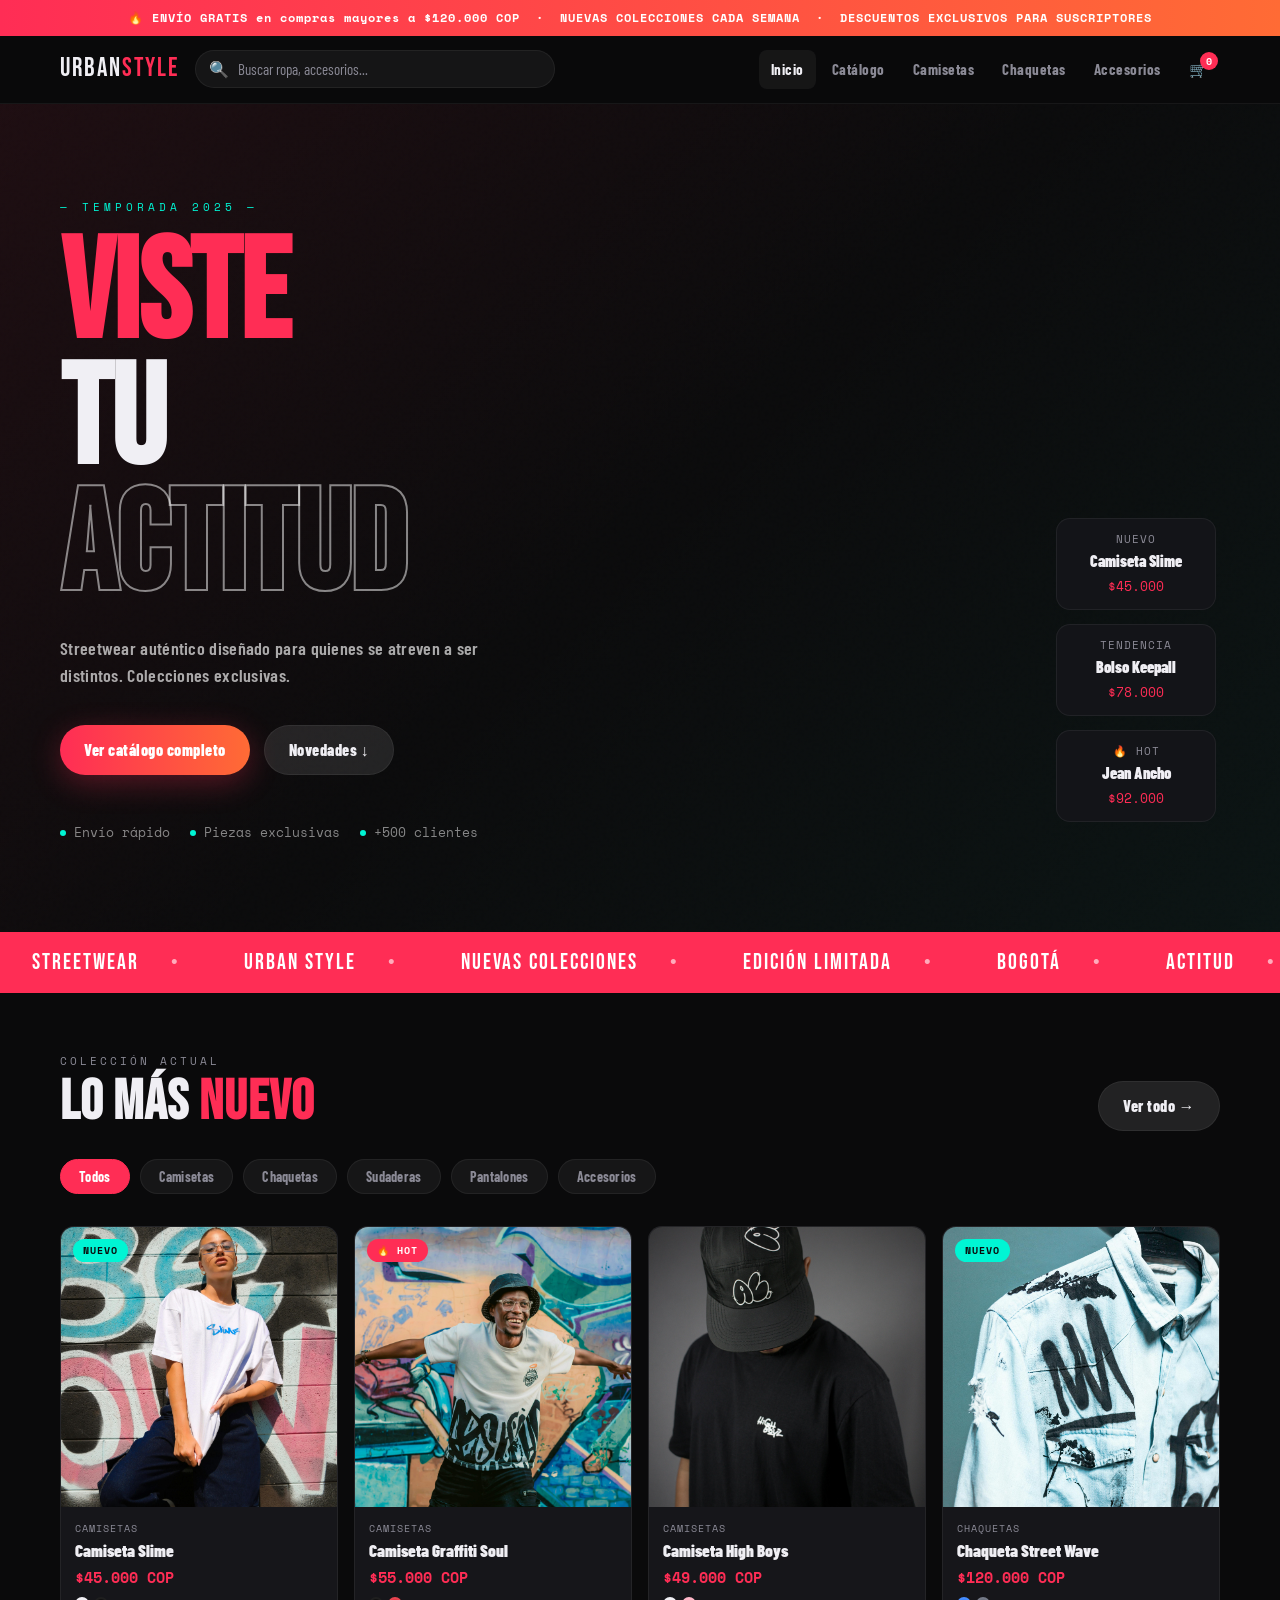
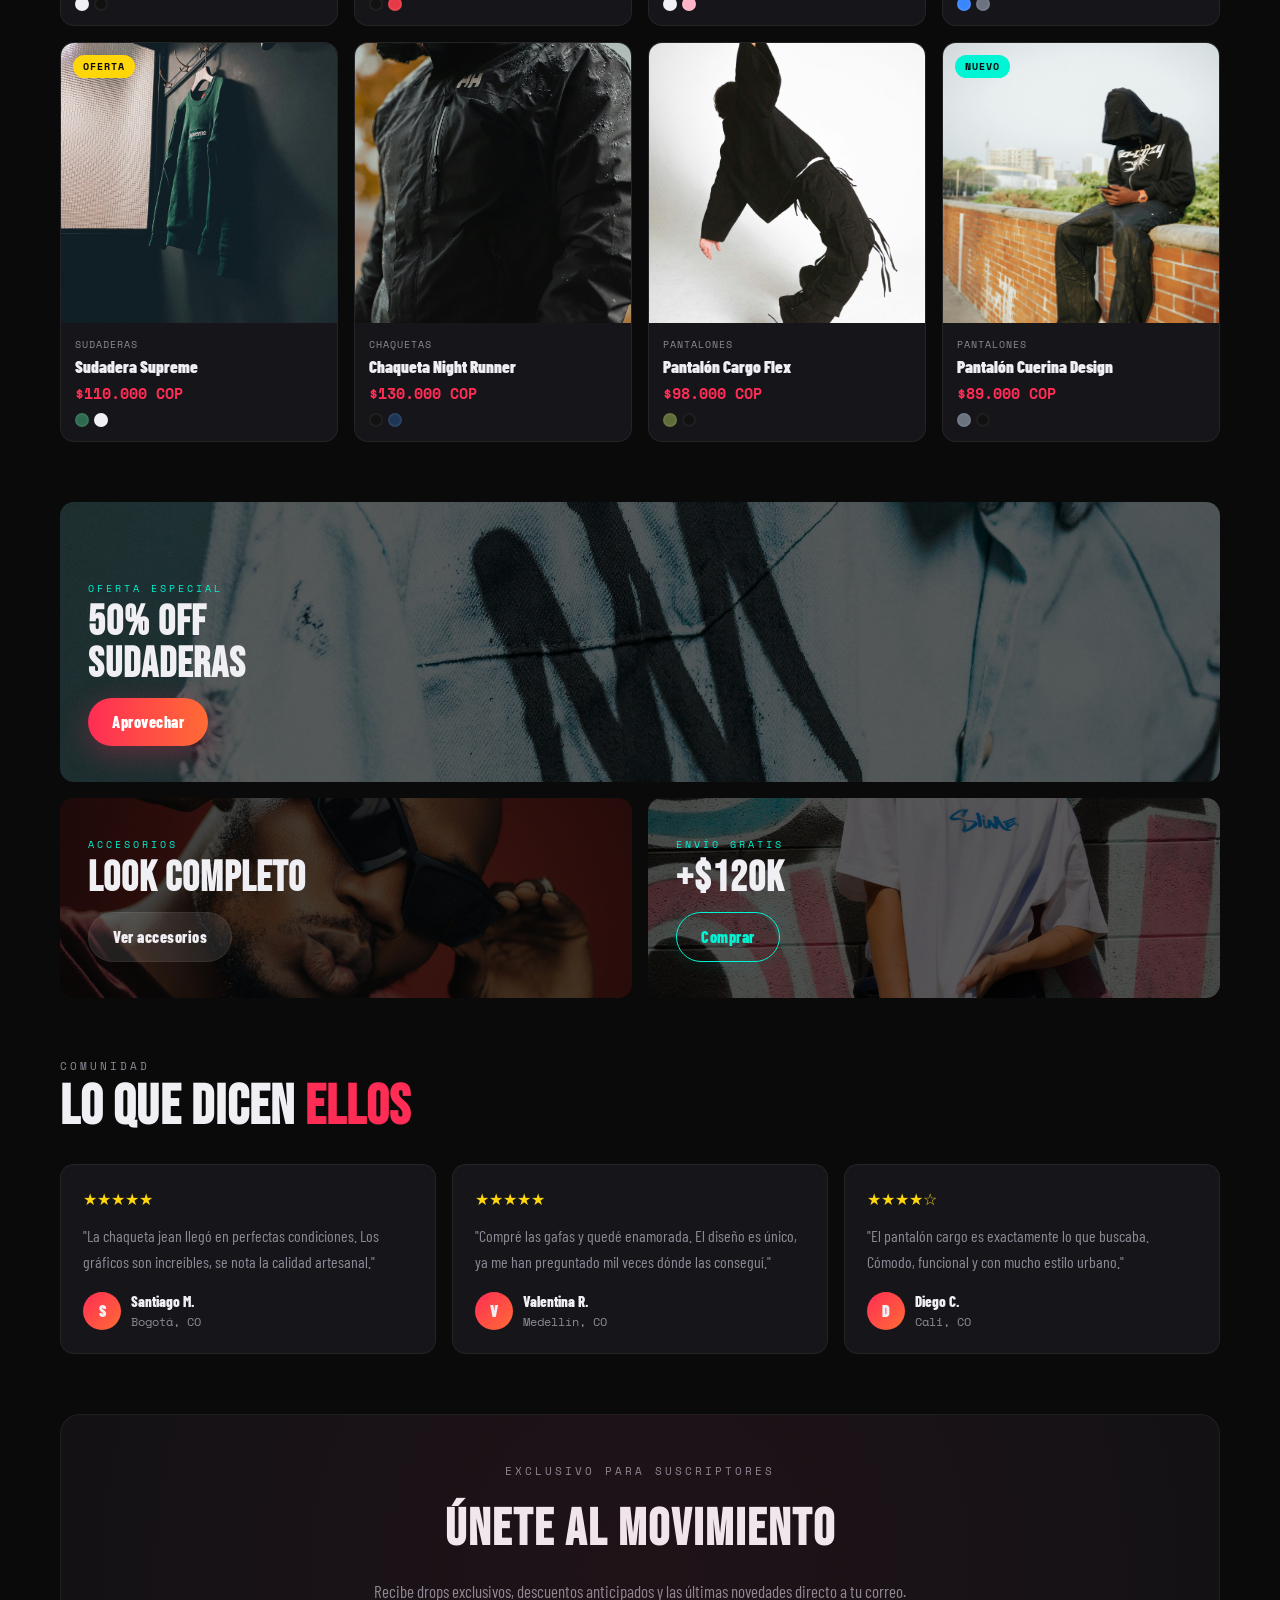
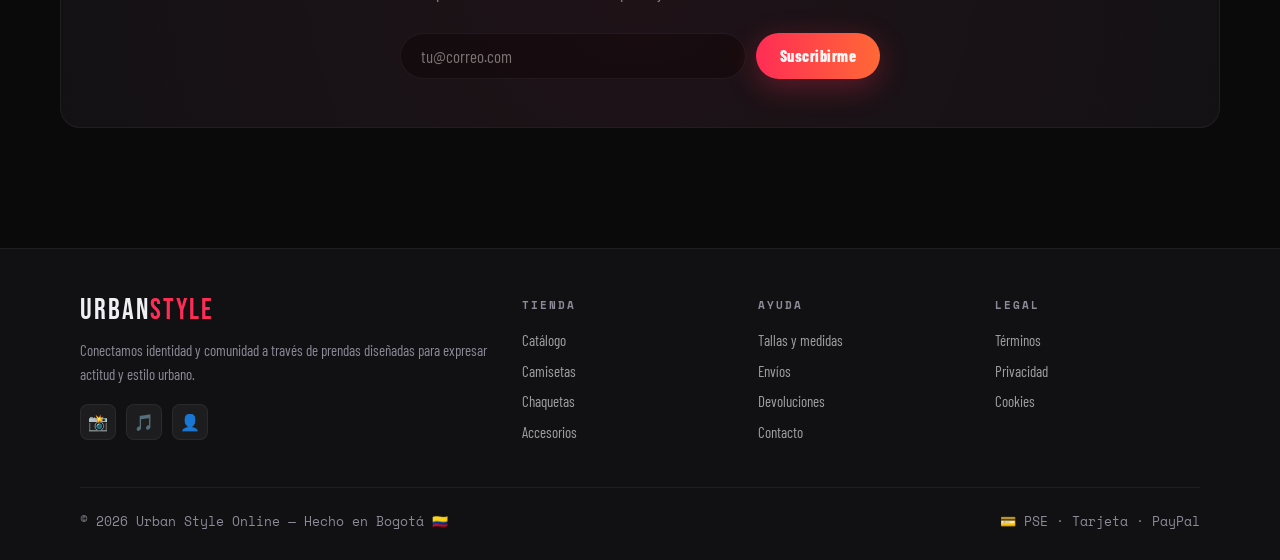
<file: index.html>
<!doctype html>
<html lang="es">
<head>
  <meta charset="utf-8">
  <meta name="viewport" content="width=device-width,initial-scale=1">
  <title>Urban Style Online — Streetwear & Actitud</title>
  <link rel="stylesheet" href="styles.css">
  <script src="app.js" defer></script>
</head>
<body data-page="index">

  <!-- Announce Bar -->
  <div class="announce-bar">
    🔥 ENVÍO GRATIS en compras mayores a $120.000 COP &nbsp;·&nbsp; NUEVAS COLECCIONES CADA SEMANA &nbsp;·&nbsp; DESCUENTOS EXCLUSIVOS PARA SUSCRIPTORES
  </div>

  <!-- Header -->
  <header class="site-header">
    <div class="container header-inner">
      <a href="index.html" class="logo">Urban<span>Style</span></a>

      <div class="header-search">
        <span class="search-icon">🔍</span>
        <input type="text" id="headerSearch" placeholder="Buscar ropa, accesorios...">
        <div class="search-results-dropdown" id="searchDropdown"></div>
      </div>

      <nav class="main-nav">
        <a href="index.html" class="nav-link active">Inicio</a>
        <a href="catalog.html" class="nav-link">Catálogo</a>
        <a href="catalog.html?cat=camisetas" class="nav-link">Camisetas</a>
        <a href="catalog.html?cat=chaquetas" class="nav-link">Chaquetas</a>
        <a href="catalog.html?cat=accesorios" class="nav-link">Accesorios</a>
        <a href="cart.html" class="nav-link cart-link">
          🛒 <span id="miniCartCount" class="mini-count">0</span>
        </a>
      </nav>

      <button class="hamburger" aria-label="Menú">
        <span></span><span></span><span></span>
      </button>
    </div>
    <nav class="mobile-nav">
      <a href="index.html" class="nav-link">Inicio</a>
      <a href="catalog.html" class="nav-link">Catálogo</a>
      <a href="catalog.html?cat=camisetas" class="nav-link">Camisetas</a>
      <a href="catalog.html?cat=chaquetas" class="nav-link">Chaquetas</a>
      <a href="catalog.html?cat=accesorios" class="nav-link">Accesorios</a>
      <a href="cart.html" class="nav-link">🛒 Carrito <span id="miniCartCount" class="mini-count">0</span></a>
    </nav>
  </header>

  <!-- HERO -->
  <section class="hero">
    <div class="hero-bg"></div>
    <div class="hero-noise"></div>
    <div class="hero-gradient"></div>
    <div class="container hero-content">
      <span class="hero-eyebrow">— Temporada 2025 —</span>
      <h1 class="hero-title">
        <span class="line-accent">Viste</span>
        <span>Tu</span>
        <span class="line-stroke">Actitud</span>
      </h1>
      <p class="hero-sub">Streetwear auténtico diseñado para quienes se atreven a ser distintos. Colecciones exclusivas.</p>
      <div class="hero-cta">
        <a href="catalog.html" class="btn primary">Ver catálogo completo</a>
        <a href="#novedades" class="btn ghost">Novedades ↓</a>
      </div>
      <div class="hero-badges">
        <span class="hero-badge"><span class="dot"></span> Envío rápido</span>
        <span class="hero-badge"><span class="dot"></span> Piezas exclusivas</span>
        <span class="hero-badge"><span class="dot"></span> +500 clientes</span>
      </div>
    </div>
    <div class="hero-floats">
      <div class="float-card">
        <div class="float-card-label">Nuevo</div>
        <div class="float-card-name">Camiseta Slime</div>
        <div class="float-card-price">$45.000</div>
      </div>
      <div class="float-card">
        <div class="float-card-label">Tendencia</div>
        <div class="float-card-name">Bolso Keepall</div>
        <div class="float-card-price">$78.000</div>
      </div>
      <div class="float-card">
        <div class="float-card-label">🔥 Hot</div>
        <div class="float-card-name">Jean Ancho</div>
        <div class="float-card-price">$92.000</div>
      </div>
    </div>
  </section>

  <!-- Marquee -->
  <div class="marquee-section">
    <div class="marquee-track">
      <span class="marquee-item">STREETWEAR</span>
      <span class="marquee-item">URBAN STYLE</span>
      <span class="marquee-item">NUEVAS COLECCIONES</span>
      <span class="marquee-item">EDICIÓN LIMITADA</span>
      <span class="marquee-item">BOGOTÁ</span>
      <span class="marquee-item">ACTITUD</span>
      <span class="marquee-item">STREETWEAR</span>
      <span class="marquee-item">URBAN STYLE</span>
      <span class="marquee-item">NUEVAS COLECCIONES</span>
      <span class="marquee-item">EDICIÓN LIMITADA</span>
      <span class="marquee-item">BOGOTÁ</span>
      <span class="marquee-item">ACTITUD</span>
    </div>
  </div>

  <!-- Main Content -->
  <main class="container site-main">

    <!-- Novedades -->
    <section id="novedades" style="margin-bottom:60px">
      <div class="section-header">
        <div>
          <div class="section-eyebrow">Colección actual</div>
          <h2 class="section-title">Lo más <span>nuevo</span></h2>
        </div>
        <a href="catalog.html" class="btn ghost">Ver todo →</a>
      </div>

      <!-- Category pills -->
      <div class="category-pills">
        <button class="pill active" data-cat="all">Todos</button>
        <button class="pill" data-cat="camisetas">Camisetas</button>
        <button class="pill" data-cat="chaquetas">Chaquetas</button>
        <button class="pill" data-cat="sudaderas">Sudaderas</button>
        <button class="pill" data-cat="pantalones">Pantalones</button>
        <button class="pill" data-cat="accesorios">Accesorios</button>
      </div>

      <div id="homeProducts" class="cards-grid"></div>
    </section>

    <!-- Promo Banner -->
    <section style="margin-bottom:60px">
      <div class="promo-banner">
        <div class="promo-card promo-card-big">
          <div class="promo-card-bg" style="background-image:url('imagenes/chaqueta_jean.jpg')"></div>
          <div class="promo-card-content">
            <div class="tag">Oferta especial</div>
            <h3>50% OFF<br>Sudaderas</h3>
            <a href="catalog.html?cat=sudaderas" class="btn primary">Aprovechar</a>
          </div>
        </div>
        <div class="promo-card">
          <div class="promo-card-bg" style="background-image:url('imagenes/gafas_de_sol.jpg')"></div>
          <div class="promo-card-content">
            <div class="tag">Accesorios</div>
            <h3>Look Completo</h3>
            <a href="catalog.html?cat=accesorios" class="btn ghost">Ver accesorios</a>
          </div>
        </div>
        <div class="promo-card">
          <div class="promo-card-bg" style="background-image:url('imagenes/camiseta_slime.jpg')"></div>
          <div class="promo-card-content">
            <div class="tag">Envío gratis</div>
            <h3>+$120K</h3>
            <a href="catalog.html" class="btn neon">Comprar</a>
          </div>
        </div>
      </div>
    </section>

    <!-- Testimonials -->
    <section class="testimonials">
      <div class="section-header">
        <div>
          <div class="section-eyebrow">Comunidad</div>
          <h2 class="section-title">Lo que dicen <span>ellos</span></h2>
        </div>
      </div>
      <div class="testimonials-grid">
        <div class="testimonial-card">
          <div class="testimonial-stars">★★★★★</div>
          <p class="testimonial-text">"La chaqueta jean llegó en perfectas condiciones. Los gráficos son increíbles, se nota la calidad artesanal."</p>
          <div class="testimonial-author">
            <div class="author-avatar">S</div>
            <div>
              <div class="author-name">Santiago M.</div>
              <div class="author-city">Bogotá, CO</div>
            </div>
          </div>
        </div>
        <div class="testimonial-card">
          <div class="testimonial-stars">★★★★★</div>
          <p class="testimonial-text">"Compré las gafas y quedé enamorada. El diseño es único, ya me han preguntado mil veces dónde las conseguí."</p>
          <div class="testimonial-author">
            <div class="author-avatar">V</div>
            <div>
              <div class="author-name">Valentina R.</div>
              <div class="author-city">Medellín, CO</div>
            </div>
          </div>
        </div>
        <div class="testimonial-card">
          <div class="testimonial-stars">★★★★☆</div>
          <p class="testimonial-text">"El pantalón cargo es exactamente lo que buscaba. Cómodo, funcional y con mucho estilo urbano."</p>
          <div class="testimonial-author">
            <div class="author-avatar">D</div>
            <div>
              <div class="author-name">Diego C.</div>
              <div class="author-city">Cali, CO</div>
            </div>
          </div>
        </div>
      </div>
    </section>

    <!-- Newsletter -->
    <section class="newsletter">
      <div class="section-eyebrow" style="margin-bottom:12px">Exclusivo para suscriptores</div>
      <h2>Únete al movimiento</h2>
      <p>Recibe drops exclusivos, descuentos anticipados y las últimas novedades directo a tu correo.</p>
      <form class="newsletter-form" id="newsletterForm">
        <input type="email" placeholder="tu@correo.com" required>
        <button type="submit" class="btn primary">Suscribirme</button>
      </form>
    </section>

  </main>

  <!-- Footer -->
  <footer class="site-footer">
    <div class="container">
      <div class="footer-grid">
        <div class="footer-brand">
          <a href="index.html" class="logo">Urban<span>Style</span></a>
          <p class="footer-tagline">Conectamos identidad y comunidad a través de prendas diseñadas para expresar actitud y estilo urbano.</p>
          <div class="socials">
            <a class="social-btn" href="#" aria-label="Instagram">📸</a>
            <a class="social-btn" href="#" aria-label="TikTok">🎵</a>
            <a class="social-btn" href="#" aria-label="Facebook">👤</a>
          </div>
        </div>
        <div class="footer-col">
          <h4>Tienda</h4>
          <a href="catalog.html">Catálogo</a>
          <a href="catalog.html?cat=camisetas">Camisetas</a>
          <a href="catalog.html?cat=chaquetas">Chaquetas</a>
          <a href="catalog.html?cat=accesorios">Accesorios</a>
        </div>
        <div class="footer-col">
          <h4>Ayuda</h4>
          <a href="#">Tallas y medidas</a>
          <a href="#">Envíos</a>
          <a href="#">Devoluciones</a>
          <a href="#">Contacto</a>
        </div>
        <div class="footer-col">
          <h4>Legal</h4>
          <a href="#">Términos</a>
          <a href="#">Privacidad</a>
          <a href="#">Cookies</a>
        </div>
      </div>
      <div class="footer-bottom">
        <p>© <span id="year"></span> Urban Style Online — Hecho en Bogotá 🇨🇴</p>
        <p>💳 PSE · Tarjeta · PayPal</p>
      </div>
    </div>
  </footer>

</body>
</html>
</file>
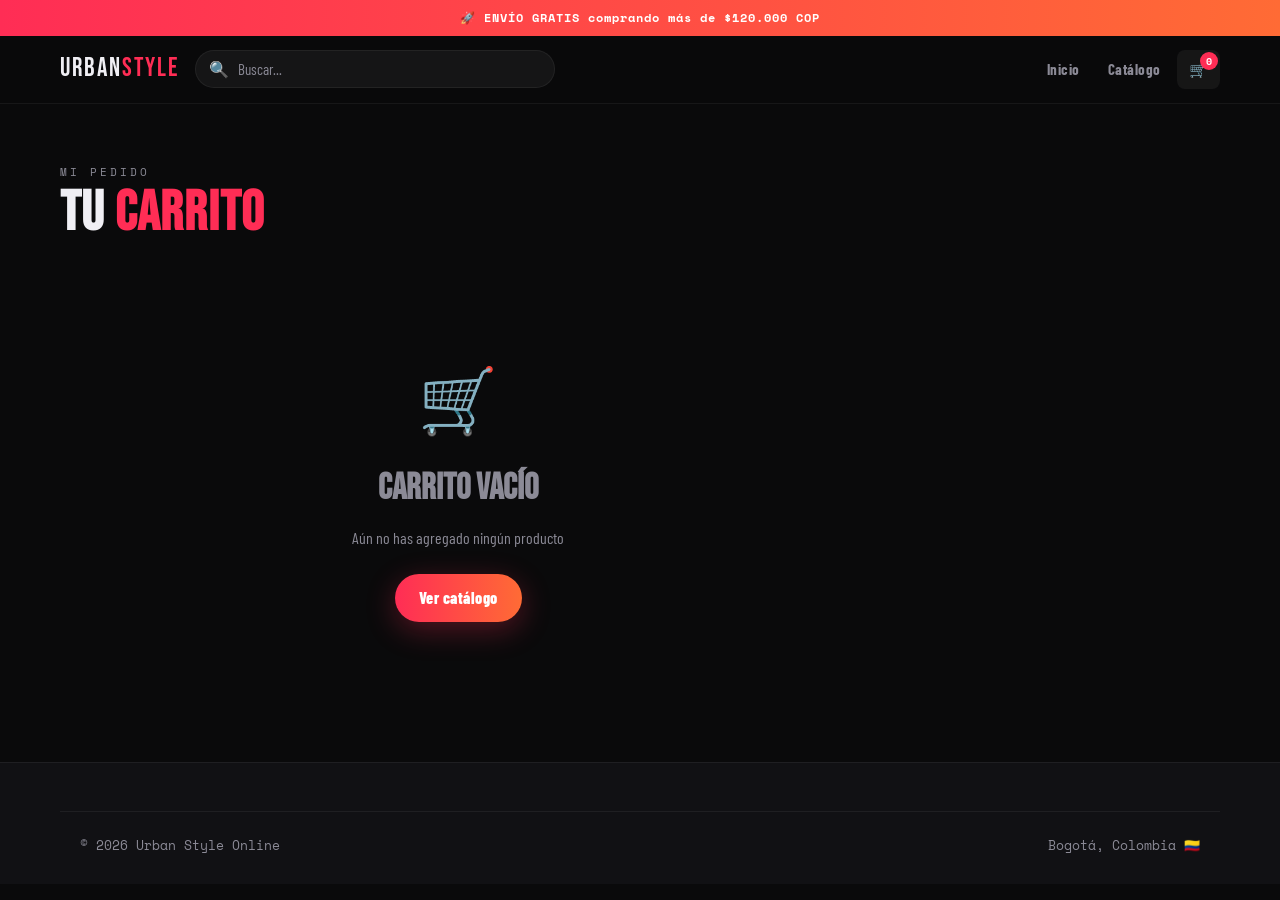
<file: cart.html>
<!doctype html>
<html lang="es">
<head>
  <meta charset="utf-8">
  <meta name="viewport" content="width=device-width,initial-scale=1">
  <title>Carrito — Urban Style Online</title>
  <link rel="stylesheet" href="styles.css">
  <script src="app.js" defer></script>
</head>
<body data-page="cart">

  <div class="announce-bar">🚀 ENVÍO GRATIS comprando más de $120.000 COP</div>

  <header class="site-header">
    <div class="container header-inner">
      <a href="index.html" class="logo">Urban<span>Style</span></a>
      <div class="header-search">
        <span class="search-icon">🔍</span>
        <input type="text" id="headerSearch" placeholder="Buscar...">
        <div class="search-results-dropdown" id="searchDropdown"></div>
      </div>
      <nav class="main-nav">
        <a href="index.html" class="nav-link">Inicio</a>
        <a href="catalog.html" class="nav-link">Catálogo</a>
        <a href="cart.html" class="nav-link active cart-link">🛒 <span id="miniCartCount" class="mini-count">0</span></a>
      </nav>
      <button class="hamburger" aria-label="Menú"><span></span><span></span><span></span></button>
    </div>
    <nav class="mobile-nav">
      <a href="index.html" class="nav-link">Inicio</a>
      <a href="catalog.html" class="nav-link">Catálogo</a>
      <a href="cart.html" class="nav-link">🛒 Carrito</a>
    </nav>
  </header>

  <main class="container site-main">
    <div style="margin-bottom:28px">
      <div class="section-eyebrow">Mi pedido</div>
      <h1 class="section-title">Tu <span>carrito</span></h1>
    </div>

    <div class="cart-wrap">
      <div>
        <div id="cartItems" class="cart-items"></div>
        <div id="cartEmpty" class="empty-state" style="display:none">
          <span class="empty-icon">🛒</span>
          <h3>Carrito vacío</h3>
          <p>Aún no has agregado ningún producto</p>
          <a href="catalog.html" class="btn primary">Ver catálogo</a>
        </div>
      </div>
      <div id="cartSidebar" class="cart-sidebar" style="display:none"></div>
    </div>
  </main>

  <footer class="site-footer">
    <div class="container footer-bottom">
      <p>© <span id="year"></span> Urban Style Online</p>
      <p>Bogotá, Colombia 🇨🇴</p>
    </div>
  </footer>
</body>
</html>
</file>
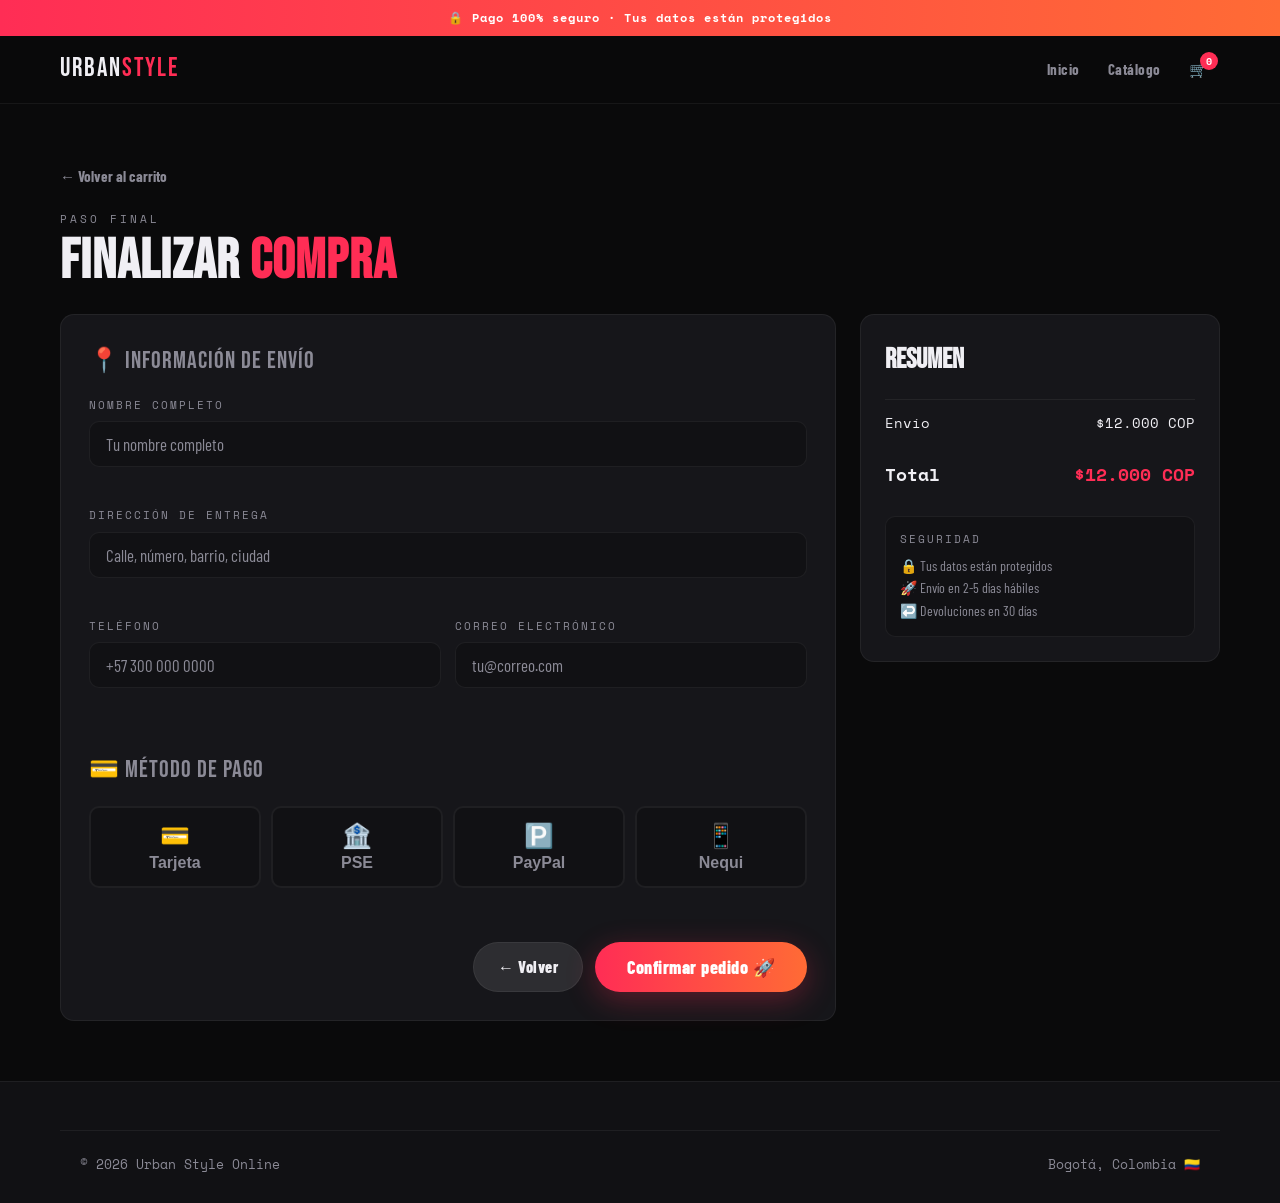
<file: checkout.html>
<!doctype html>
<html lang="es">
<head>
  <meta charset="utf-8">
  <meta name="viewport" content="width=device-width,initial-scale=1">
  <title>Checkout — Urban Style Online</title>
  <link rel="stylesheet" href="styles.css">
  <script src="app.js" defer></script>
</head>
<body data-page="checkout">

  <div class="announce-bar">🔒 Pago 100% seguro · Tus datos están protegidos</div>

  <header class="site-header">
    <div class="container header-inner">
      <a href="index.html" class="logo">Urban<span>Style</span></a>
      <nav class="main-nav">
        <a href="index.html" class="nav-link">Inicio</a>
        <a href="catalog.html" class="nav-link">Catálogo</a>
        <a href="cart.html" class="nav-link cart-link">🛒 <span id="miniCartCount" class="mini-count">0</span></a>
      </nav>
    </div>
  </header>

  <main class="container site-main">
    <a href="cart.html" class="back-link">← Volver al carrito</a>
    <div style="margin-bottom:24px">
      <div class="section-eyebrow">Paso final</div>
      <h1 class="section-title">Finalizar <span>compra</span></h1>
    </div>

    <div class="checkout-grid">
      <!-- Form -->
      <form id="checkoutForm" class="checkout-form-wrap" novalidate>
        <div class="form-section-title">📍 Información de envío</div>

        <div class="field">
          <label class="field-label">Nombre completo</label>
          <input name="fullname" type="text" placeholder="Tu nombre completo" required>
          <div id="err-name" class="error"></div>
        </div>

        <div class="field">
          <label class="field-label">Dirección de entrega</label>
          <input name="address" type="text" placeholder="Calle, número, barrio, ciudad" required>
          <div id="err-address" class="error"></div>
        </div>

        <div class="fields-row">
          <div class="field">
            <label class="field-label">Teléfono</label>
            <input name="phone" type="tel" placeholder="+57 300 000 0000" required>
            <div id="err-phone" class="error"></div>
          </div>
          <div class="field">
            <label class="field-label">Correo electrónico</label>
            <input name="email" type="email" placeholder="tu@correo.com" required>
            <div id="err-email" class="error"></div>
          </div>
        </div>

        <div class="form-section-title">💳 Método de pago</div>
        <div class="payment-methods">
          <button type="button" class="payment-method" data-payment="tarjeta">
            <span class="pm-icon">💳</span>Tarjeta
          </button>
          <button type="button" class="payment-method" data-payment="pse">
            <span class="pm-icon">🏦</span>PSE
          </button>
          <button type="button" class="payment-method" data-payment="paypal">
            <span class="pm-icon">🅿️</span>PayPal
          </button>
          <button type="button" class="payment-method" data-payment="nequi">
            <span class="pm-icon">📱</span>Nequi
          </button>
        </div>
        <div id="err-payment" class="error" style="margin-top:8px"></div>

        <div style="display:flex;gap:12px;margin-top:28px;justify-content:flex-end">
          <a href="cart.html" class="btn ghost">← Volver</a>
          <button type="submit" class="btn primary" style="font-size:18px;padding:14px 32px">
            Confirmar pedido 🚀
          </button>
        </div>
      </form>

      <!-- Order Summary -->
      <aside class="order-summary">
        <h3>Resumen</h3>
        <div id="orderItems"></div>
        <div class="cart-total">
          <span>Total</span>
          <span id="orderTotal">$0 COP</span>
        </div>
        <div style="background:var(--bg2);border:1px solid var(--border);border-radius:10px;padding:14px;margin-top:8px">
          <div style="font-family:'Space Mono',monospace;font-size:11px;color:var(--muted);letter-spacing:2px;margin-bottom:8px">SEGURIDAD</div>
          <div style="font-size:14px;color:var(--muted);line-height:1.6">🔒 Tus datos están protegidos<br>🚀 Envío en 2-5 días hábiles<br>↩️ Devoluciones en 30 días</div>
        </div>
      </aside>
    </div>

    <div id="orderResult"></div>
  </main>

  <footer class="site-footer">
    <div class="container footer-bottom">
      <p>© <span id="year"></span> Urban Style Online</p>
      <p>Bogotá, Colombia 🇨🇴</p>
    </div>
  </footer>
</body>
</html>
</file>
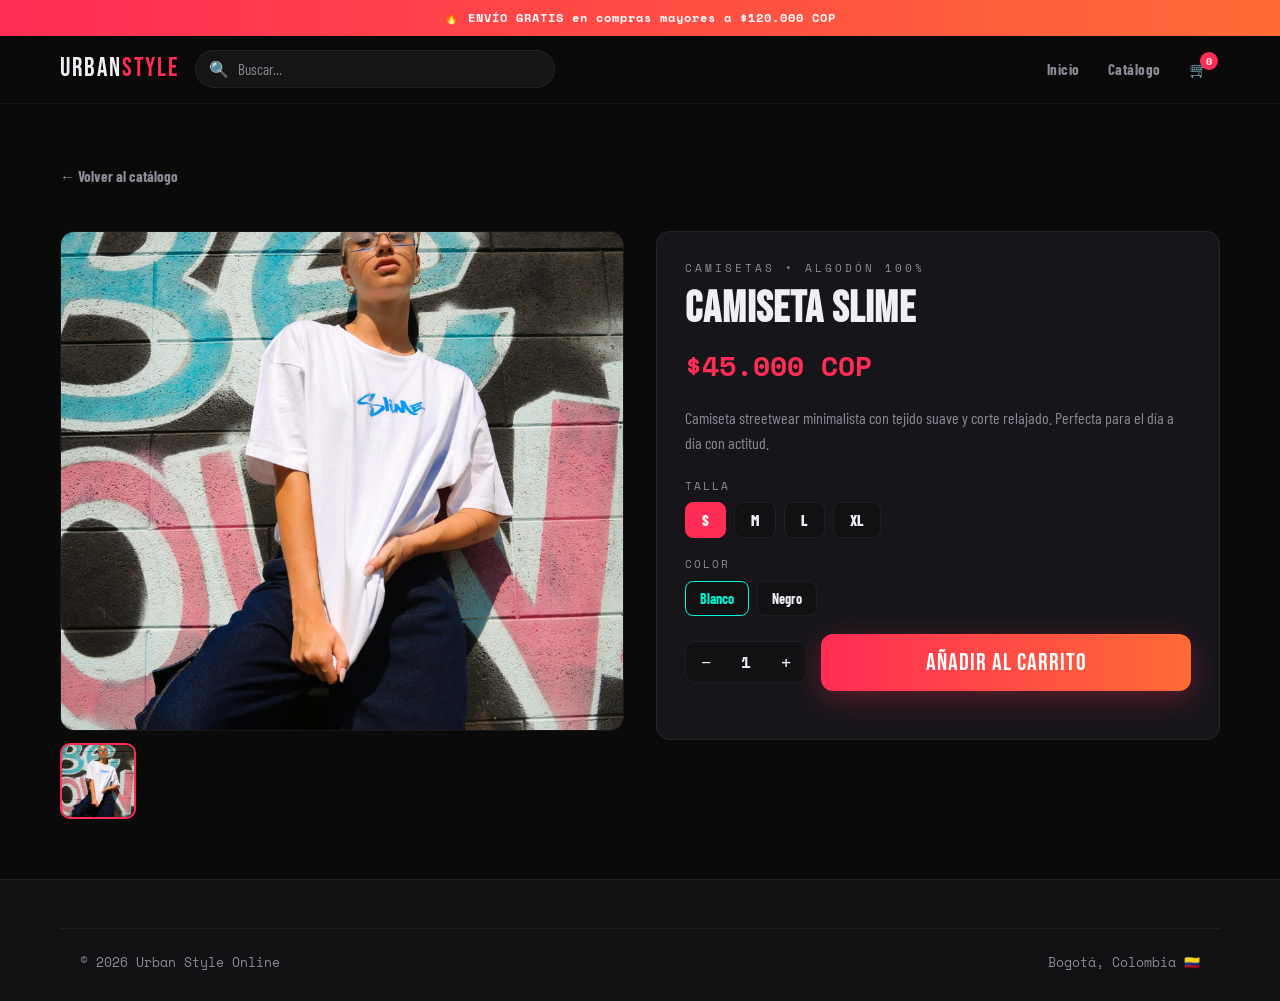
<file: product.html>
<!doctype html>
<html lang="es">
<head>
  <meta charset="utf-8">
  <meta name="viewport" content="width=device-width,initial-scale=1">
  <title>Producto — Urban Style Online</title>
  <link rel="stylesheet" href="styles.css">
  <script src="app.js" defer></script>
</head>
<body data-page="product">

  <div class="announce-bar">🔥 ENVÍO GRATIS en compras mayores a $120.000 COP</div>

  <header class="site-header">
    <div class="container header-inner">
      <a href="index.html" class="logo">Urban<span>Style</span></a>
      <div class="header-search">
        <span class="search-icon">🔍</span>
        <input type="text" id="headerSearch" placeholder="Buscar...">
        <div class="search-results-dropdown" id="searchDropdown"></div>
      </div>
      <nav class="main-nav">
        <a href="index.html" class="nav-link">Inicio</a>
        <a href="catalog.html" class="nav-link">Catálogo</a>
        <a href="cart.html" class="nav-link cart-link">🛒 <span id="miniCartCount" class="mini-count">0</span></a>
      </nav>
      <button class="hamburger" aria-label="Menú"><span></span><span></span><span></span></button>
    </div>
    <nav class="mobile-nav">
      <a href="index.html" class="nav-link">Inicio</a>
      <a href="catalog.html" class="nav-link">Catálogo</a>
      <a href="cart.html" class="nav-link">🛒 Carrito <span id="miniCartCount" class="mini-count">0</span></a>
    </nav>
  </header>

  <main class="container site-main">
    <a href="catalog.html" class="back-link">← Volver al catálogo</a>
    <div id="productDetail" class="product-detail"></div>
  </main>

  <footer class="site-footer">
    <div class="container footer-bottom">
      <p>© <span id="year"></span> Urban Style Online</p>
      <p>Bogotá, Colombia 🇨🇴</p>
    </div>
  </footer>
</body>
</html>
</file>
<file: styles.css>
/* ==============================
   Urban Style Online — Dark Streetwear
   ============================== */
@import url('https://fonts.googleapis.com/css2?family=Bebas+Neue&family=Barlow+Condensed:wght@400;600;700;900&family=Space+Mono:wght@400;700&display=swap');

:root {
  --bg:        #0a0a0b;
  --bg2:       #111114;
  --bg3:       #18181c;
  --card:      #16161a;
  --border:    rgba(255,255,255,0.06);
  --text:      #f0eff4;
  --muted:     #8b8a96;
  --accent:    #ff2d55;
  --accent2:   #ff6b35;
  --neon:      #00f5d4;
  --gold:      #ffd60a;
  --white10:   rgba(255,255,255,0.10);
  --white5:    rgba(255,255,255,0.05);
  --shadow:    0 8px 32px rgba(0,0,0,0.6);
  --shadow-glow: 0 0 40px rgba(255,45,85,0.15);
  --radius:    14px;
  --max:       1160px;
  font-family: 'Barlow Condensed', sans-serif;
}

*, *::before, *::after { box-sizing: border-box; margin: 0; padding: 0; }
html { scroll-behavior: smooth; }
body {
  background: var(--bg);
  color: var(--text);
  -webkit-font-smoothing: antialiased;
  line-height: 1.5;
  overflow-x: hidden;
}

/* ── Scrollbar ── */
::-webkit-scrollbar { width: 4px; }
::-webkit-scrollbar-track { background: var(--bg); }
::-webkit-scrollbar-thumb { background: var(--accent); border-radius: 999px; }

/* ── Container ── */
.container { max-width: var(--max); margin: 0 auto; padding: 0 20px; }

/* ── Announcement Bar ── */
.announce-bar {
  background: linear-gradient(90deg, var(--accent), var(--accent2), var(--accent));
  background-size: 200% 100%;
  animation: slideGrad 4s linear infinite;
  padding: 9px 0;
  text-align: center;
  font-family: 'Space Mono', monospace;
  font-size: 12px;
  font-weight: 700;
  letter-spacing: 1px;
  color: #fff;
  position: sticky;
  top: 0;
  z-index: 200;
}
@keyframes slideGrad {
  0% { background-position: 0% 50%; }
  100% { background-position: 200% 50%; }
}

/* ── Header ── */
.site-header {
  position: sticky;
  top: 36px;
  z-index: 100;
  background: rgba(10,10,11,0.92);
  backdrop-filter: blur(20px);
  -webkit-backdrop-filter: blur(20px);
  border-bottom: 1px solid var(--border);
  transition: box-shadow 0.3s;
}
.site-header.scrolled { box-shadow: 0 4px 40px rgba(0,0,0,0.8); }
.header-inner {
  display: flex;
  align-items: center;
  gap: 16px;
  padding: 14px 0;
}

/* Logo */
.logo {
  font-family: 'Bebas Neue', sans-serif;
  font-size: 1.6rem;
  letter-spacing: 2px;
  color: var(--text);
  text-decoration: none;
  line-height: 1;
  white-space: nowrap;
}
.logo span { color: var(--accent); }

/* Search Bar (header) */
.header-search {
  flex: 1;
  max-width: 360px;
  position: relative;
}
.header-search input {
  width: 100%;
  background: var(--white5);
  border: 1px solid var(--border);
  border-radius: 50px;
  padding: 9px 18px 9px 42px;
  color: var(--text);
  font-family: 'Barlow Condensed', sans-serif;
  font-size: 15px;
  outline: none;
  transition: border-color 0.2s, background 0.2s;
}
.header-search input:focus { border-color: var(--accent); background: var(--white10); }
.header-search input::placeholder { color: var(--muted); }
.search-icon {
  position: absolute;
  left: 14px;
  top: 50%;
  transform: translateY(-50%);
  color: var(--muted);
  font-size: 16px;
  pointer-events: none;
}
.search-results-dropdown {
  position: absolute;
  top: calc(100% + 8px);
  left: 0; right: 0;
  background: var(--bg3);
  border: 1px solid var(--border);
  border-radius: var(--radius);
  overflow: hidden;
  display: none;
  z-index: 300;
  box-shadow: var(--shadow);
}
.search-results-dropdown.open { display: block; }
.search-result-item {
  display: flex;
  align-items: center;
  gap: 12px;
  padding: 10px 14px;
  cursor: pointer;
  transition: background 0.15s;
  text-decoration: none;
  color: var(--text);
}
.search-result-item:hover { background: var(--white5); }
.search-result-item img { width: 44px; height: 44px; object-fit: cover; border-radius: 8px; }
.search-result-item .sri-title { font-weight: 700; font-size: 14px; }
.search-result-item .sri-price { font-size: 13px; color: var(--accent); }
.search-no-results { padding: 14px; color: var(--muted); font-size: 14px; }

/* Nav */
.main-nav { margin-left: auto; display: flex; align-items: center; gap: 4px; }
.nav-link {
  color: var(--muted);
  text-decoration: none;
  padding: 8px 12px;
  border-radius: 8px;
  font-weight: 700;
  font-size: 15px;
  letter-spacing: 0.5px;
  transition: color 0.2s, background 0.2s;
  white-space: nowrap;
}
.nav-link:hover, .nav-link.active { color: var(--text); background: var(--white5); }
.nav-link.cart-link { position: relative; }

.mini-count {
  position: absolute;
  top: 2px; right: 2px;
  background: var(--accent);
  color: #fff;
  font-size: 10px;
  font-weight: 900;
  min-width: 18px; height: 18px;
  border-radius: 999px;
  display: flex; align-items: center; justify-content: center;
  font-family: 'Space Mono', monospace;
}

/* Hamburger */
.hamburger {
  display: none;
  flex-direction: column;
  gap: 5px;
  cursor: pointer;
  background: none;
  border: none;
  padding: 8px;
}
.hamburger span {
  width: 24px; height: 2px;
  background: var(--text);
  border-radius: 2px;
  transition: transform 0.3s, opacity 0.3s;
}
.hamburger.open span:nth-child(1) { transform: translateY(7px) rotate(45deg); }
.hamburger.open span:nth-child(2) { opacity: 0; }
.hamburger.open span:nth-child(3) { transform: translateY(-7px) rotate(-45deg); }

/* Mobile nav */
.mobile-nav {
  display: none;
  flex-direction: column;
  background: var(--bg2);
  border-top: 1px solid var(--border);
  padding: 14px 20px 20px;
  gap: 8px;
}
.mobile-nav.open { display: flex; }
.mobile-nav .nav-link { font-size: 18px; padding: 12px 0; border-bottom: 1px solid var(--border); }

/* ── HERO ── */
.hero {
  position: relative;
  min-height: 92vh;
  display: flex;
  align-items: center;
  overflow: hidden;
}
.hero-bg {
  position: absolute; inset: 0;
  background-image: url('https://images.unsplash.com/photo-1555529669-e69e7aa0ba9a?q=80&w=1600&auto=format&fit=crop');
  background-size: cover;
  background-position: center;
  filter: brightness(0.25) saturate(0.8);
  transition: transform 8s ease;
}
.hero:hover .hero-bg { transform: scale(1.04); }
.hero-noise {
  position: absolute; inset: 0;
  background-image: url("data:image/svg+xml,%3Csvg viewBox='0 0 256 256' xmlns='http://www.w3.org/2000/svg'%3E%3Cfilter id='n'%3E%3CfeTurbulence type='fractalNoise' baseFrequency='0.9' numOctaves='4' stitchTiles='stitch'/%3E%3C/filter%3E%3Crect width='100%25' height='100%25' filter='url(%23n)' opacity='0.04'/%3E%3C/svg%3E");
  opacity: 0.4;
  pointer-events: none;
}
.hero-gradient {
  position: absolute; inset: 0;
  background: linear-gradient(135deg, rgba(255,45,85,0.08) 0%, transparent 50%, rgba(0,245,212,0.04) 100%);
}
.hero-content {
  position: relative;
  z-index: 2;
  width: 100%;
  padding: 80px 0;
}
.hero-eyebrow {
  display: inline-block;
  font-family: 'Space Mono', monospace;
  font-size: 11px;
  letter-spacing: 4px;
  color: var(--neon);
  text-transform: uppercase;
  margin-bottom: 18px;
  animation: fadeUp 0.8s ease both;
}
.hero-title {
  font-family: 'Bebas Neue', sans-serif;
  font-size: clamp(72px, 12vw, 140px);
  line-height: 0.9;
  letter-spacing: -1px;
  margin-bottom: 24px;
  animation: fadeUp 0.8s 0.1s ease both;
}
.hero-title .line-accent { color: var(--accent); display: block; }
.hero-title .line-stroke {
  -webkit-text-stroke: 2px rgba(255,255,255,0.5);
  color: transparent;
  display: block;
}
.hero-sub {
  font-size: 18px;
  color: rgba(255,255,255,0.65);
  max-width: 480px;
  margin-bottom: 36px;
  font-weight: 600;
  letter-spacing: 0.3px;
  animation: fadeUp 0.8s 0.2s ease both;
}
.hero-cta {
  display: flex;
  gap: 14px;
  flex-wrap: wrap;
  animation: fadeUp 0.8s 0.3s ease both;
}
.hero-badges {
  display: flex;
  gap: 20px;
  margin-top: 48px;
  animation: fadeUp 0.8s 0.4s ease both;
}
.hero-badge {
  display: flex;
  align-items: center;
  gap: 8px;
  font-size: 13px;
  color: rgba(255,255,255,0.5);
  font-family: 'Space Mono', monospace;
}
.hero-badge .dot { width: 6px; height: 6px; border-radius: 50%; background: var(--neon); }
@keyframes fadeUp {
  from { opacity: 0; transform: translateY(28px); }
  to   { opacity: 1; transform: translateY(0); }
}

/* Floating product cards on hero */
.hero-floats {
  position: absolute;
  right: 5%;
  top: 50%;
  transform: translateY(-50%);
  z-index: 2;
  display: flex;
  flex-direction: column;
  gap: 14px;
  animation: fadeUp 1s 0.5s ease both;
}
.float-card {
  background: rgba(22,22,26,0.85);
  backdrop-filter: blur(16px);
  border: 1px solid var(--border);
  border-radius: var(--radius);
  padding: 12px;
  width: 160px;
  text-align: center;
  transition: transform 0.3s;
}
.float-card:hover { transform: translateX(-6px); }
.float-card-label { font-size: 11px; color: var(--muted); font-family: 'Space Mono', monospace; text-transform: uppercase; letter-spacing: 1px; }
.float-card-name { font-weight: 900; font-size: 16px; margin-top: 2px; }
.float-card-price { color: var(--accent); font-family: 'Space Mono', monospace; font-size: 13px; margin-top: 4px; }

/* ── Buttons ── */
.btn {
  display: inline-flex;
  align-items: center;
  gap: 8px;
  border: 0;
  padding: 12px 24px;
  border-radius: 50px;
  cursor: pointer;
  text-decoration: none;
  font-family: 'Barlow Condensed', sans-serif;
  font-weight: 800;
  font-size: 16px;
  letter-spacing: 0.5px;
  transition: transform 0.15s, box-shadow 0.2s, background 0.2s;
}
.btn:active { transform: scale(0.97); }
.btn.primary {
  background: linear-gradient(90deg, var(--accent), var(--accent2));
  color: #fff;
  box-shadow: 0 8px 30px rgba(255,45,85,0.3);
}
.btn.primary:hover { box-shadow: 0 12px 40px rgba(255,45,85,0.5); transform: translateY(-2px); }
.btn.ghost {
  background: var(--white10);
  color: var(--text);
  border: 1px solid var(--border);
}
.btn.ghost:hover { background: var(--white5); border-color: rgba(255,255,255,0.15); }
.btn.neon {
  background: transparent;
  color: var(--neon);
  border: 1.5px solid var(--neon);
  box-shadow: 0 0 20px rgba(0,245,212,0.1);
}
.btn.neon:hover { background: rgba(0,245,212,0.08); box-shadow: 0 0 30px rgba(0,245,212,0.2); }
.btn.sm { padding: 8px 16px; font-size: 14px; border-radius: 50px; }

/* ── Section Titles ── */
.section-header {
  display: flex;
  align-items: flex-end;
  justify-content: space-between;
  margin-bottom: 28px;
  flex-wrap: wrap;
  gap: 14px;
}
.section-title {
  font-family: 'Bebas Neue', sans-serif;
  font-size: clamp(36px, 5vw, 56px);
  letter-spacing: 1px;
  line-height: 1;
}
.section-title span { color: var(--accent); }
.section-eyebrow {
  font-family: 'Space Mono', monospace;
  font-size: 11px;
  letter-spacing: 3px;
  color: var(--muted);
  text-transform: uppercase;
  margin-bottom: 6px;
}

/* ── Main ── */
.site-main { padding: 60px 0; }

/* ── Cards Grid ── */
.cards-grid {
  display: grid;
  grid-template-columns: repeat(auto-fill, minmax(240px, 1fr));
  gap: 16px;
}
.product-card {
  background: var(--card);
  border: 1px solid var(--border);
  border-radius: var(--radius);
  overflow: hidden;
  transition: transform 0.3s, box-shadow 0.3s, border-color 0.3s;
  position: relative;
}
.product-card:hover { transform: translateY(-8px); box-shadow: 0 20px 60px rgba(0,0,0,0.5), var(--shadow-glow); border-color: rgba(255,45,85,0.2); }
.card-img-wrap {
  position: relative;
  overflow: hidden;
  height: 280px;
}
.card-img-wrap img {
  width: 100%; height: 100%;
  object-fit: cover;
  transition: transform 0.5s ease;
  display: block;
}
.product-card:hover .card-img-wrap img { transform: scale(1.06); }
.card-badge {
  position: absolute;
  top: 12px; left: 12px;
  background: var(--accent);
  color: #fff;
  font-family: 'Space Mono', monospace;
  font-size: 10px;
  font-weight: 700;
  padding: 4px 10px;
  border-radius: 50px;
  text-transform: uppercase;
  letter-spacing: 1px;
}
.card-badge.new { background: var(--neon); color: var(--bg); }
.card-badge.sale { background: var(--gold); color: var(--bg); }
.card-overlay {
  position: absolute;
  bottom: 0; left: 0; right: 0;
  background: linear-gradient(0deg, rgba(10,10,11,0.95), transparent);
  padding: 20px 14px 14px;
  transform: translateY(100%);
  transition: transform 0.3s ease;
  display: flex;
  gap: 8px;
}
.product-card:hover .card-overlay { transform: translateY(0); }
.card-body { padding: 14px; }
.card-category {
  font-family: 'Space Mono', monospace;
  font-size: 10px;
  color: var(--muted);
  letter-spacing: 1px;
  text-transform: uppercase;
  margin-bottom: 4px;
}
.card-title {
  font-weight: 900;
  font-size: 17px;
  margin-bottom: 6px;
  line-height: 1.2;
}
.card-price {
  font-family: 'Space Mono', monospace;
  color: var(--accent);
  font-size: 15px;
  font-weight: 700;
}
.card-colors {
  display: flex;
  gap: 5px;
  margin-top: 8px;
}
.color-dot {
  width: 14px; height: 14px;
  border-radius: 50%;
  border: 2px solid var(--border);
}

/* ── Catalog Layout ── */
.catalog-layout {
  display: grid;
  grid-template-columns: 280px 1fr;
  gap: 24px;
  align-items: start;
}
.filters-panel {
  background: var(--card);
  border: 1px solid var(--border);
  border-radius: var(--radius);
  padding: 24px;
  position: sticky;
  top: 100px;
}
.filters-panel h3 {
  font-family: 'Bebas Neue', sans-serif;
  font-size: 28px;
  letter-spacing: 1px;
  margin-bottom: 20px;
}
.filter-group { margin-bottom: 24px; }
.filter-group label {
  display: block;
  font-family: 'Space Mono', monospace;
  font-size: 11px;
  letter-spacing: 2px;
  text-transform: uppercase;
  color: var(--muted);
  margin-bottom: 10px;
}
.filter-group select, .filter-group input[type="range"] {
  width: 100%;
  background: var(--bg2);
  border: 1px solid var(--border);
  border-radius: 8px;
  padding: 10px 14px;
  color: var(--text);
  font-family: 'Barlow Condensed', sans-serif;
  font-size: 16px;
  outline: none;
  appearance: none;
  -webkit-appearance: none;
  cursor: pointer;
  transition: border-color 0.2s;
}
.filter-group select:focus { border-color: var(--accent); }
.filter-group input[type="range"] {
  padding: 0;
  accent-color: var(--accent);
  background: transparent;
  height: auto;
}
.price-display {
  font-family: 'Space Mono', monospace;
  color: var(--accent);
  font-size: 14px;
  margin-bottom: 8px;
}
.catalog-top {
  display: flex;
  align-items: center;
  justify-content: space-between;
  margin-bottom: 20px;
  flex-wrap: wrap;
  gap: 14px;
}
.catalog-count {
  font-family: 'Space Mono', monospace;
  font-size: 12px;
  color: var(--muted);
}
.sort-select {
  background: var(--card);
  border: 1px solid var(--border);
  border-radius: 50px;
  padding: 8px 16px;
  color: var(--text);
  font-family: 'Barlow Condensed', sans-serif;
  font-size: 15px;
  outline: none;
  cursor: pointer;
}

/* ── Category Pills ── */
.category-pills {
  display: flex;
  gap: 10px;
  flex-wrap: wrap;
  margin-bottom: 32px;
}
.pill {
  background: var(--white5);
  border: 1px solid var(--border);
  border-radius: 50px;
  padding: 8px 18px;
  font-size: 14px;
  font-weight: 700;
  cursor: pointer;
  transition: all 0.2s;
  color: var(--muted);
  font-family: 'Barlow Condensed', sans-serif;
  letter-spacing: 0.3px;
}
.pill:hover, .pill.active { background: var(--accent); border-color: var(--accent); color: #fff; }

/* ── Product Detail ── */
.product-detail {
  display: grid;
  grid-template-columns: 1fr 1fr;
  gap: 32px;
  align-items: start;
  margin-top: 20px;
}
.gallery-wrap {}
.main-img {
  width: 100%; height: 500px;
  object-fit: cover;
  border-radius: var(--radius);
  display: block;
  border: 1px solid var(--border);
}
.thumbs-row {
  display: flex;
  gap: 10px;
  margin-top: 12px;
}
.thumb {
  width: 76px; height: 76px;
  border-radius: 10px;
  overflow: hidden;
  cursor: pointer;
  border: 2px solid transparent;
  transition: border-color 0.2s;
}
.thumb img { width: 100%; height: 100%; object-fit: cover; }
.thumb.active { border-color: var(--accent); }
.product-info {
  background: var(--card);
  border: 1px solid var(--border);
  border-radius: var(--radius);
  padding: 28px;
}
.product-info .eyebrow {
  font-family: 'Space Mono', monospace;
  font-size: 11px;
  letter-spacing: 3px;
  color: var(--muted);
  text-transform: uppercase;
  margin-bottom: 10px;
}
.product-info h2 {
  font-family: 'Bebas Neue', sans-serif;
  font-size: 44px;
  letter-spacing: 1px;
  line-height: 1;
  margin-bottom: 14px;
}
.product-price {
  font-family: 'Space Mono', monospace;
  font-size: 28px;
  color: var(--accent);
  font-weight: 700;
  margin-bottom: 18px;
}
.product-desc { color: var(--muted); font-size: 16px; margin-bottom: 22px; line-height: 1.6; }
.selector-label {
  font-family: 'Space Mono', monospace;
  font-size: 11px;
  letter-spacing: 2px;
  color: var(--muted);
  text-transform: uppercase;
  margin-bottom: 8px;
  display: block;
}
.size-buttons, .color-buttons { display: flex; gap: 8px; flex-wrap: wrap; margin-bottom: 18px; }
.size-btn {
  padding: 8px 16px;
  border: 1px solid var(--border);
  border-radius: 8px;
  background: var(--bg2);
  color: var(--text);
  font-weight: 800;
  font-size: 15px;
  cursor: pointer;
  transition: all 0.2s;
  font-family: 'Barlow Condensed', sans-serif;
}
.size-btn:hover, .size-btn.selected { background: var(--accent); border-color: var(--accent); color: #fff; }
.color-btn {
  padding: 8px 14px;
  border: 1px solid var(--border);
  border-radius: 8px;
  background: var(--bg2);
  color: var(--text);
  font-size: 14px;
  font-weight: 700;
  cursor: pointer;
  transition: all 0.2s;
  font-family: 'Barlow Condensed', sans-serif;
}
.color-btn:hover, .color-btn.selected { border-color: var(--neon); color: var(--neon); }
.qty-row {
  display: flex;
  align-items: center;
  gap: 14px;
  margin-bottom: 20px;
}
.qty-control {
  display: flex;
  align-items: center;
  gap: 0;
  background: var(--bg2);
  border: 1px solid var(--border);
  border-radius: 10px;
  overflow: hidden;
}
.qty-btn {
  background: none;
  border: none;
  color: var(--text);
  font-size: 20px;
  width: 40px; height: 40px;
  cursor: pointer;
  transition: background 0.2s;
  font-family: 'Space Mono', monospace;
}
.qty-btn:hover { background: var(--white10); }
.qty-num { min-width: 40px; text-align: center; font-family: 'Space Mono', monospace; font-size: 16px; font-weight: 700; }
.add-to-cart-btn {
  flex: 1;
  background: linear-gradient(90deg, var(--accent), var(--accent2));
  border: none;
  border-radius: 12px;
  padding: 14px 24px;
  color: #fff;
  font-family: 'Bebas Neue', sans-serif;
  font-size: 24px;
  letter-spacing: 1px;
  cursor: pointer;
  transition: box-shadow 0.2s, transform 0.15s;
  box-shadow: 0 8px 30px rgba(255,45,85,0.3);
}
.add-to-cart-btn:hover { box-shadow: 0 12px 40px rgba(255,45,85,0.5); transform: translateY(-2px); }
.add-to-cart-btn:active { transform: scale(0.98); }

/* ── Cart ── */
.cart-wrap {
  display: grid;
  grid-template-columns: 1fr 340px;
  gap: 24px;
  align-items: start;
}
.cart-items { display: flex; flex-direction: column; gap: 12px; }
.cart-item {
  background: var(--card);
  border: 1px solid var(--border);
  border-radius: var(--radius);
  padding: 16px;
  display: flex;
  gap: 16px;
  align-items: center;
  transition: border-color 0.2s;
}
.cart-item:hover { border-color: rgba(255,255,255,0.1); }
.cart-item img { width: 100px; height: 100px; object-fit: cover; border-radius: 10px; flex-shrink: 0; }
.cart-item-info { flex: 1; }
.cart-item-title { font-weight: 900; font-size: 18px; margin-bottom: 4px; }
.cart-item-meta { font-family: 'Space Mono', monospace; font-size: 12px; color: var(--muted); margin-bottom: 10px; }
.cart-item-price { font-family: 'Space Mono', monospace; color: var(--accent); font-size: 18px; font-weight: 700; min-width: 120px; text-align: right; }
.cart-sidebar {
  background: var(--card);
  border: 1px solid var(--border);
  border-radius: var(--radius);
  padding: 24px;
  position: sticky;
  top: 100px;
}
.cart-sidebar h3 { font-family: 'Bebas Neue', sans-serif; font-size: 28px; margin-bottom: 20px; }
.cart-row-summary {
  display: flex;
  justify-content: space-between;
  padding: 10px 0;
  border-bottom: 1px solid var(--border);
  font-size: 15px;
  color: var(--muted);
}
.cart-row-summary:last-of-type { border-bottom: none; }
.cart-total {
  display: flex;
  justify-content: space-between;
  padding: 16px 0 20px;
  font-family: 'Space Mono', monospace;
  font-size: 18px;
  font-weight: 700;
}
.cart-total span:last-child { color: var(--accent); }

/* ── Checkout ── */
.checkout-grid {
  display: grid;
  grid-template-columns: 1fr 360px;
  gap: 24px;
  align-items: start;
  margin-top: 20px;
}
.checkout-form-wrap {
  background: var(--card);
  border: 1px solid var(--border);
  border-radius: var(--radius);
  padding: 28px;
}
.form-section-title {
  font-family: 'Bebas Neue', sans-serif;
  font-size: 24px;
  letter-spacing: 1px;
  margin-bottom: 18px;
  margin-top: 24px;
  color: var(--muted);
}
.form-section-title:first-child { margin-top: 0; }
.field { margin-bottom: 16px; }
.field-label {
  display: block;
  font-family: 'Space Mono', monospace;
  font-size: 11px;
  letter-spacing: 2px;
  text-transform: uppercase;
  color: var(--muted);
  margin-bottom: 8px;
}
.field input, .field select {
  width: 100%;
  background: var(--bg2);
  border: 1px solid var(--border);
  border-radius: 10px;
  padding: 12px 16px;
  color: var(--text);
  font-family: 'Barlow Condensed', sans-serif;
  font-size: 17px;
  outline: none;
  transition: border-color 0.2s;
}
.field input:focus, .field select:focus { border-color: var(--accent); }
.field input::placeholder { color: var(--muted); }
.error { color: var(--accent); font-size: 13px; min-height: 18px; margin-top: 6px; font-family: 'Space Mono', monospace; }
.fields-row { display: grid; grid-template-columns: 1fr 1fr; gap: 14px; }
.order-summary {
  background: var(--card);
  border: 1px solid var(--border);
  border-radius: var(--radius);
  padding: 24px;
  position: sticky;
  top: 100px;
}
.order-summary h3 { font-family: 'Bebas Neue', sans-serif; font-size: 28px; margin-bottom: 18px; }
.order-item {
  display: flex;
  gap: 12px;
  align-items: center;
  padding: 10px 0;
  border-bottom: 1px solid var(--border);
}
.order-item img { width: 56px; height: 56px; object-fit: cover; border-radius: 8px; }
.order-item-name { flex: 1; font-weight: 700; font-size: 15px; }
.order-item-price { font-family: 'Space Mono', monospace; color: var(--accent); font-size: 14px; }
.payment-methods { display: flex; gap: 10px; flex-wrap: wrap; margin-top: 8px; }
.payment-method {
  flex: 1;
  background: var(--bg2);
  border: 2px solid var(--border);
  border-radius: 10px;
  padding: 14px;
  text-align: center;
  cursor: pointer;
  transition: all 0.2s;
  font-weight: 700;
  font-size: 16px;
  color: var(--muted);
}
.payment-method:hover, .payment-method.selected { border-color: var(--accent); color: var(--text); background: rgba(255,45,85,0.05); }
.payment-method .pm-icon { font-size: 24px; display: block; margin-bottom: 4px; }

/* ── Marquee ── */
.marquee-section {
  background: var(--accent);
  padding: 14px 0;
  overflow: hidden;
  white-space: nowrap;
}
.marquee-track {
  display: inline-flex;
  gap: 0;
  animation: marquee 18s linear infinite;
}
.marquee-section:hover .marquee-track { animation-play-state: paused; }
.marquee-item {
  font-family: 'Bebas Neue', sans-serif;
  font-size: 22px;
  letter-spacing: 2px;
  padding: 0 32px;
  color: #fff;
}
.marquee-item::after { content: '•'; margin-left: 32px; opacity: 0.6; }
@keyframes marquee {
  from { transform: translateX(0); }
  to   { transform: translateX(-50%); }
}

/* ── Promo Banner ── */
.promo-banner {
  display: grid;
  grid-template-columns: 1fr 1fr;
  gap: 16px;
  margin-bottom: 60px;
}
.promo-card {
  border-radius: var(--radius);
  padding: 36px 28px;
  position: relative;
  overflow: hidden;
  min-height: 200px;
  display: flex;
  flex-direction: column;
  justify-content: flex-end;
}
.promo-card-bg {
  position: absolute; inset: 0;
  background-size: cover;
  background-position: center;
  filter: brightness(0.35);
  transition: transform 0.5s;
}
.promo-card:hover .promo-card-bg { transform: scale(1.05); }
.promo-card-content { position: relative; z-index: 2; }
.promo-card .tag {
  font-family: 'Space Mono', monospace;
  font-size: 10px;
  letter-spacing: 3px;
  text-transform: uppercase;
  color: var(--neon);
  margin-bottom: 6px;
}
.promo-card h3 {
  font-family: 'Bebas Neue', sans-serif;
  font-size: 42px;
  letter-spacing: 1px;
  line-height: 1;
  margin-bottom: 12px;
}
.promo-card-big {
  grid-column: 1 / -1;
  min-height: 280px;
}

/* ── Testimonials ── */
.testimonials { margin-bottom: 60px; }
.testimonials-grid {
  display: grid;
  grid-template-columns: repeat(auto-fill, minmax(280px, 1fr));
  gap: 16px;
}
.testimonial-card {
  background: var(--card);
  border: 1px solid var(--border);
  border-radius: var(--radius);
  padding: 22px;
  transition: border-color 0.2s;
}
.testimonial-card:hover { border-color: rgba(255,45,85,0.2); }
.testimonial-stars { color: var(--gold); font-size: 16px; margin-bottom: 12px; }
.testimonial-text { font-size: 16px; line-height: 1.6; color: var(--muted); margin-bottom: 16px; }
.testimonial-author { display: flex; align-items: center; gap: 10px; }
.author-avatar {
  width: 38px; height: 38px;
  border-radius: 50%;
  background: linear-gradient(135deg, var(--accent), var(--accent2));
  display: flex; align-items: center; justify-content: center;
  font-weight: 900; font-size: 16px;
  flex-shrink: 0;
}
.author-name { font-weight: 800; font-size: 15px; }
.author-city { font-size: 12px; color: var(--muted); font-family: 'Space Mono', monospace; }

/* ── Newsletter ── */
.newsletter {
  background: var(--bg2);
  border: 1px solid var(--border);
  border-radius: 20px;
  padding: 48px;
  text-align: center;
  margin-bottom: 60px;
  position: relative;
  overflow: hidden;
}
.newsletter::before {
  content: '';
  position: absolute;
  top: -50%; left: -50%;
  width: 200%; height: 200%;
  background: radial-gradient(circle at center, rgba(255,45,85,0.06), transparent 60%);
  pointer-events: none;
}
.newsletter h2 {
  font-family: 'Bebas Neue', sans-serif;
  font-size: 52px;
  letter-spacing: 2px;
  margin-bottom: 10px;
}
.newsletter p { color: var(--muted); font-size: 17px; margin-bottom: 28px; }
.newsletter-form {
  display: flex;
  gap: 10px;
  max-width: 480px;
  margin: 0 auto;
}
.newsletter-form input {
  flex: 1;
  background: var(--bg);
  border: 1px solid var(--border);
  border-radius: 50px;
  padding: 12px 20px;
  color: var(--text);
  font-family: 'Barlow Condensed', sans-serif;
  font-size: 17px;
  outline: none;
  transition: border-color 0.2s;
}
.newsletter-form input:focus { border-color: var(--accent); }

/* ── Footer ── */
.site-footer {
  background: var(--bg2);
  border-top: 1px solid var(--border);
  padding: 48px 0 28px;
}
.footer-grid {
  display: grid;
  grid-template-columns: 2fr 1fr 1fr 1fr;
  gap: 32px;
  margin-bottom: 36px;
}
.footer-brand .logo { font-size: 1.8rem; display: block; margin-bottom: 12px; }
.footer-tagline { color: var(--muted); font-size: 15px; line-height: 1.6; margin-bottom: 18px; }
.socials { display: flex; gap: 10px; }
.social-btn {
  width: 36px; height: 36px;
  background: var(--white5);
  border: 1px solid var(--border);
  border-radius: 8px;
  display: flex; align-items: center; justify-content: center;
  text-decoration: none;
  font-size: 16px;
  transition: background 0.2s, border-color 0.2s;
}
.social-btn:hover { background: var(--accent); border-color: var(--accent); }
.footer-col h4 {
  font-family: 'Space Mono', monospace;
  font-size: 11px;
  letter-spacing: 2px;
  color: var(--muted);
  text-transform: uppercase;
  margin-bottom: 16px;
}
.footer-col a {
  display: block;
  color: rgba(255,255,255,0.6);
  text-decoration: none;
  font-size: 15px;
  margin-bottom: 8px;
  transition: color 0.2s;
}
.footer-col a:hover { color: var(--text); }
.footer-bottom {
  border-top: 1px solid var(--border);
  padding-top: 24px;
  display: flex;
  justify-content: space-between;
  align-items: center;
  flex-wrap: wrap;
  gap: 14px;
}
.footer-bottom p { color: var(--muted); font-size: 13px; font-family: 'Space Mono', monospace; }

/* ── Back link ── */
.back-link {
  display: inline-flex;
  align-items: center;
  gap: 8px;
  color: var(--muted);
  text-decoration: none;
  font-size: 15px;
  font-weight: 700;
  transition: color 0.2s;
  margin-bottom: 24px;
}
.back-link:hover { color: var(--text); }

/* ── Empty state ── */
.empty-state {
  text-align: center;
  padding: 80px 20px;
}
.empty-state .empty-icon { font-size: 64px; margin-bottom: 16px; display: block; }
.empty-state h3 { font-family: 'Bebas Neue', sans-serif; font-size: 36px; margin-bottom: 10px; color: var(--muted); }
.empty-state p { color: var(--muted); margin-bottom: 24px; }

/* ── Toast ── */
.toast {
  position: fixed;
  bottom: 28px; right: 28px;
  background: var(--bg3);
  border: 1px solid var(--border);
  border-left: 3px solid var(--neon);
  border-radius: 12px;
  padding: 14px 18px;
  display: flex;
  align-items: center;
  gap: 12px;
  z-index: 9999;
  box-shadow: var(--shadow);
  transform: translateX(120%);
  transition: transform 0.35s cubic-bezier(0.175, 0.885, 0.32, 1.275);
  max-width: 340px;
}
.toast.show { transform: translateX(0); }
.toast-icon { font-size: 22px; flex-shrink: 0; }
.toast-msg { font-weight: 700; font-size: 15px; }
.toast-sub { font-size: 13px; color: var(--muted); margin-top: 2px; }

/* ── Skeleton loader ── */
.skeleton {
  background: linear-gradient(90deg, var(--bg2) 25%, var(--bg3) 50%, var(--bg2) 75%);
  background-size: 200% 100%;
  animation: shimmer 1.5s infinite;
  border-radius: 8px;
}
@keyframes shimmer {
  from { background-position: 200% 0; }
  to   { background-position: -200% 0; }
}

/* ── Responsive ── */
@media (max-width: 960px) {
  .catalog-layout { grid-template-columns: 1fr; }
  .filters-panel { position: static; }
  .product-detail { grid-template-columns: 1fr; }
  .cart-wrap { grid-template-columns: 1fr; }
  .checkout-grid { grid-template-columns: 1fr; }
  .promo-banner { grid-template-columns: 1fr; }
  .footer-grid { grid-template-columns: 1fr 1fr; }
  .hero-floats { display: none; }
}
@media (max-width: 680px) {
  .main-nav { display: none; }
  .hamburger { display: flex; }
  .cards-grid { grid-template-columns: repeat(2, 1fr); }
  .fields-row { grid-template-columns: 1fr; }
  .newsletter-form { flex-direction: column; }
  .footer-grid { grid-template-columns: 1fr; }
  .hero-title { font-size: 60px; }
  .header-search { display: none; }
}
</file>
